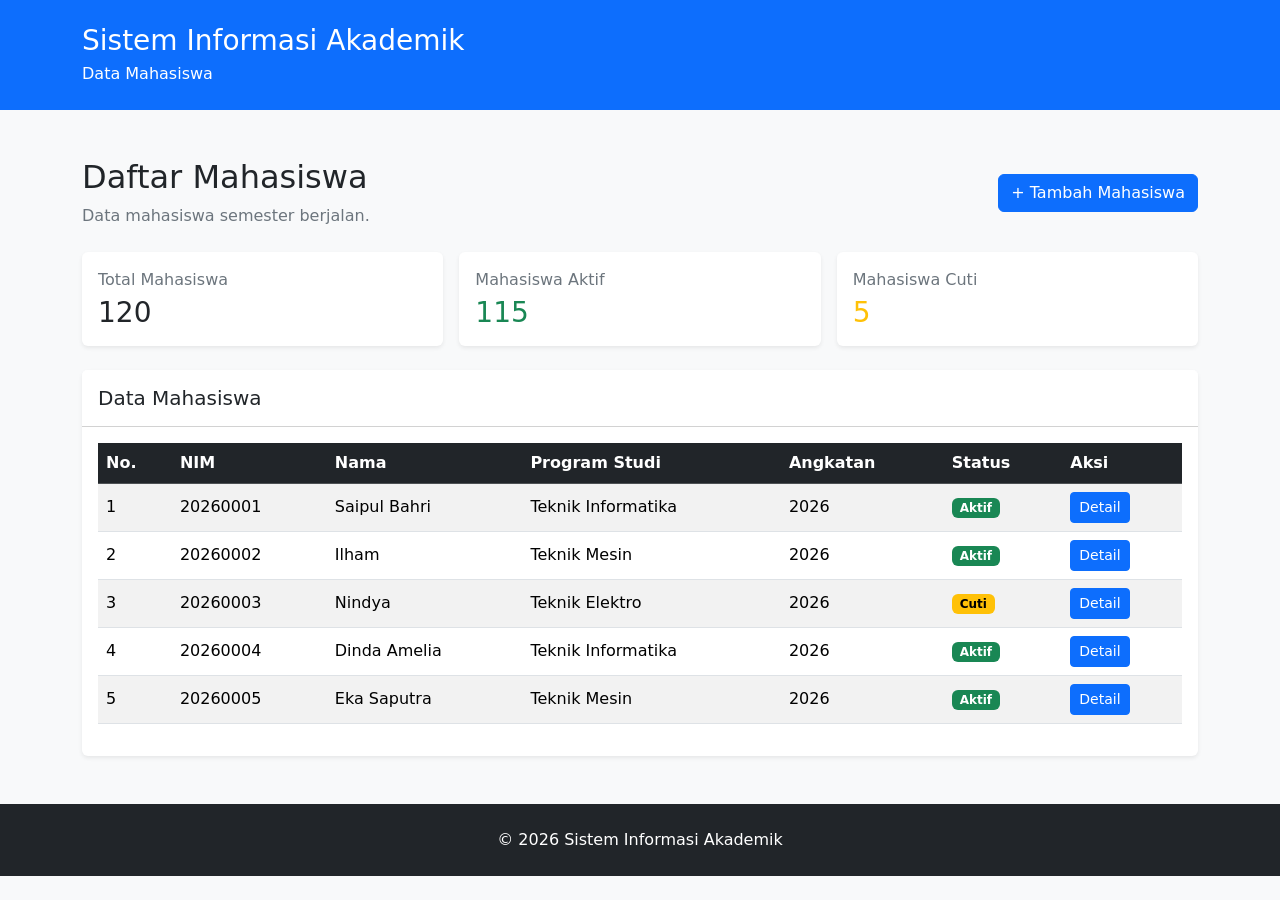
<file: CONTOH 2/index.html>
<!DOCTYPE html>
<html lang="id">
<head>
    <meta charset="UTF-8">
    <meta name="viewport" content="width=device-width, initial-scale=1.0">

    <title>Data Mahasiswa Bootstrap</title>

    <!-- Bootstrap 5.3.8 -->
    <link href="https://cdn.jsdelivr.net/npm/bootstrap@5.3.8/dist/css/bootstrap.min.css" rel="stylesheet">

    <!-- CSS sendiri -->
    <link rel="stylesheet" href="style.css">
</head>

<body class="bg-light">

    <!-- HEADER -->
    <header class="bg-primary text-white py-4">
        <div class="container">
            <h1 class="h3 mb-1">
                Sistem Informasi Akademik
            </h1>
            <p class="mb-0">
                Data Mahasiswa
            </p>
        </div>
    </header>

    <!-- MAIN CONTENT -->
    <main class="container my-5">

        <!-- Judul dan tombol -->
        <div class="row align-items-center mb-4">
            <div class="col-12 col-md-8">
                <h2>
                    Daftar Mahasiswa
                </h2>

                <p class="text-secondary mb-md-0">
                    Data mahasiswa semester berjalan.
                </p>
            </div>

            <div class="col-12 col-md-4 text-md-end mt-3 mt-md-0">
                <button class="btn btn-primary">
                    + Tambah Mahasiswa
                </button>
            </div>
        </div>

        <!-- INFORMASI RINGKAS -->
        <div class="row g-3 mb-4">

            <div class="col-12 col-md-4">
                <div class="card shadow-sm">
                    <div class="card-body">
                        <p class="text-secondary mb-1">
                            Total Mahasiswa
                        </p>

                        <h3 class="mb-0">
                            120
                        </h3>
                    </div>
                </div>
            </div>

            <div class="col-12 col-md-4">
                <div class="card shadow-sm">
                    <div class="card-body">
                        <p class="text-secondary mb-1">
                            Mahasiswa Aktif
                        </p>

                        <h3 class="mb-0 text-success">
                            115
                        </h3>
                    </div>
                </div>
            </div>

            <div class="col-12 col-md-4">
                <div class="card shadow-sm">
                    <div class="card-body">
                        <p class="text-secondary mb-1">
                            Mahasiswa Cuti
                        </p>

                        <h3 class="mb-0 text-warning">
                            5
                        </h3>
                    </div>
                </div>
            </div>

        </div>

        <!-- TABEL -->
        <div class="card shadow-sm">

            <div class="card-header bg-white py-3">
                <h3 class="h5 mb-0">
                    Data Mahasiswa
                </h3>
            </div>

            <div class="card-body">

                <!-- Tabel responsive -->
                <div class="table-responsive">

                    <table class="table table-striped table-hover align-middle">

                        <thead class="table-dark">
                            <tr>
                                <th>No.</th>
                                <th>NIM</th>
                                <th>Nama</th>
                                <th>Program Studi</th>
                                <th>Angkatan</th>
                                <th>Status</th>
                                <th>Aksi</th>
                            </tr>
                        </thead>

                        <tbody>

                            <tr>
                                <td>1</td>
                                <td>20260001</td>
                                <td>Saipul Bahri</td>
                                <td>Teknik Informatika</td>
                                <td>2026</td>
                                <td>
                                    <span class="badge text-bg-success">
                                        Aktif
                                    </span>
                                </td>
                                <td>
                                    <button class="btn btn-sm btn-primary">
                                        Detail
                                    </button>
                                </td>
                            </tr>

                            <tr>
                                <td>2</td>
                                <td>20260002</td>
                                <td>Ilham</td>
                                <td>Teknik Mesin</td>
                                <td>2026</td>
                                <td>
                                    <span class="badge text-bg-success">
                                        Aktif
                                    </span>
                                </td>
                                <td>
                                    <button class="btn btn-sm btn-primary">
                                        Detail
                                    </button>
                                </td>
                            </tr>

                            <tr>
                                <td>3</td>
                                <td>20260003</td>
                                <td>Nindya</td>
                                <td>Teknik Elektro</td>
                                <td>2026</td>
                                <td>
                                    <span class="badge text-bg-warning">
                                        Cuti
                                    </span>
                                </td>
                                <td>
                                    <button class="btn btn-sm btn-primary">
                                        Detail
                                    </button>
                                </td>
                            </tr>

                            <tr>
                                <td>4</td>
                                <td>20260004</td>
                                <td>Dinda Amelia</td>
                                <td>Teknik Informatika</td>
                                <td>2026</td>
                                <td>
                                    <span class="badge text-bg-success">
                                        Aktif
                                    </span>
                                </td>
                                <td>
                                    <button class="btn btn-sm btn-primary">
                                        Detail
                                    </button>
                                </td>
                            </tr>

                            <tr>
                                <td>5</td>
                                <td>20260005</td>
                                <td>Eka Saputra</td>
                                <td>Teknik Mesin</td>
                                <td>2026</td>
                                <td>
                                    <span class="badge text-bg-success">
                                        Aktif
                                    </span>
                                </td>
                                <td>
                                    <button class="btn btn-sm btn-primary">
                                        Detail
                                    </button>
                                </td>
                            </tr>

                        </tbody>

                    </table>

                </div>
            </div>
        </div>

    </main>

    <!-- FOOTER -->
    <footer class="bg-dark text-white text-center py-4">
        <div class="container">
            <p class="mb-0">
                &copy; 2026 Sistem Informasi Akademik
            </p>
        </div>
    </footer>

    <!-- Bootstrap JS -->
    <script src="https://cdn.jsdelivr.net/npm/bootstrap@5.3.8/dist/js/bootstrap.bundle.min.js"></script>

</body>
</html>
</file>
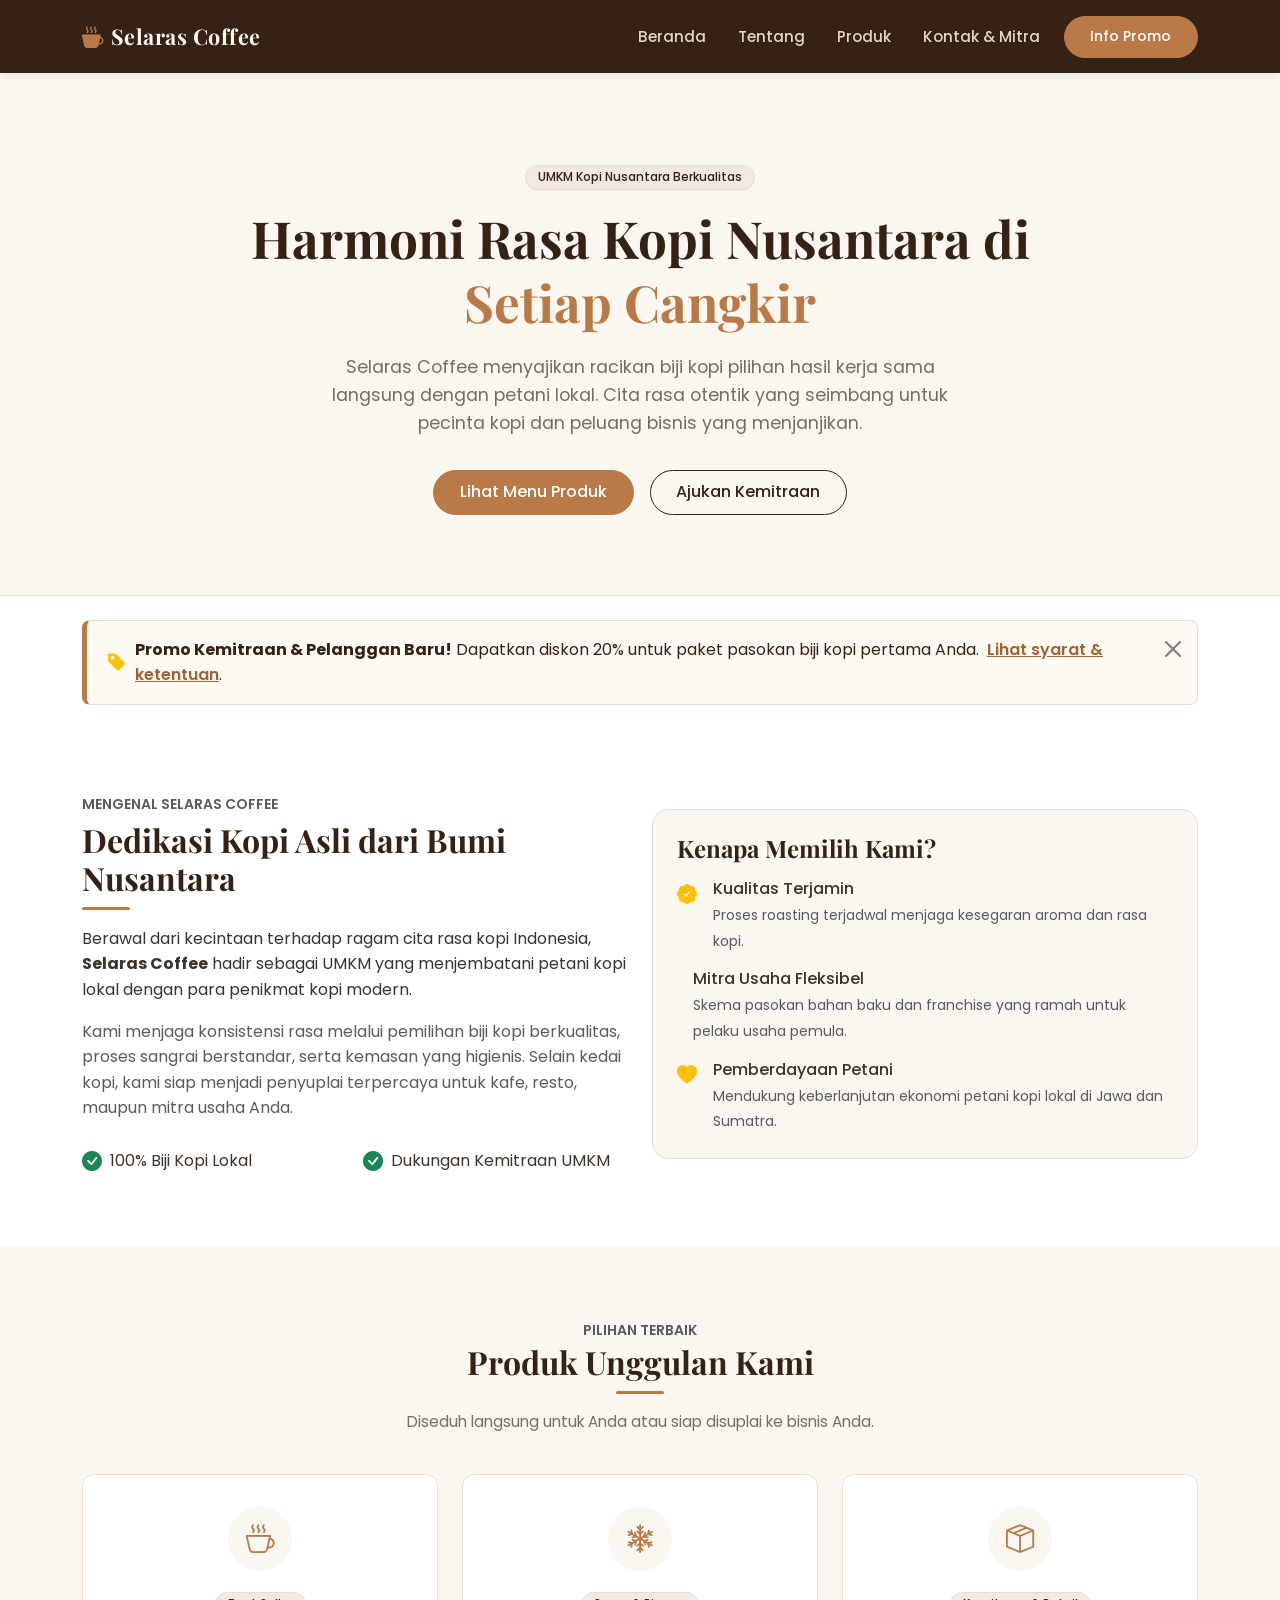
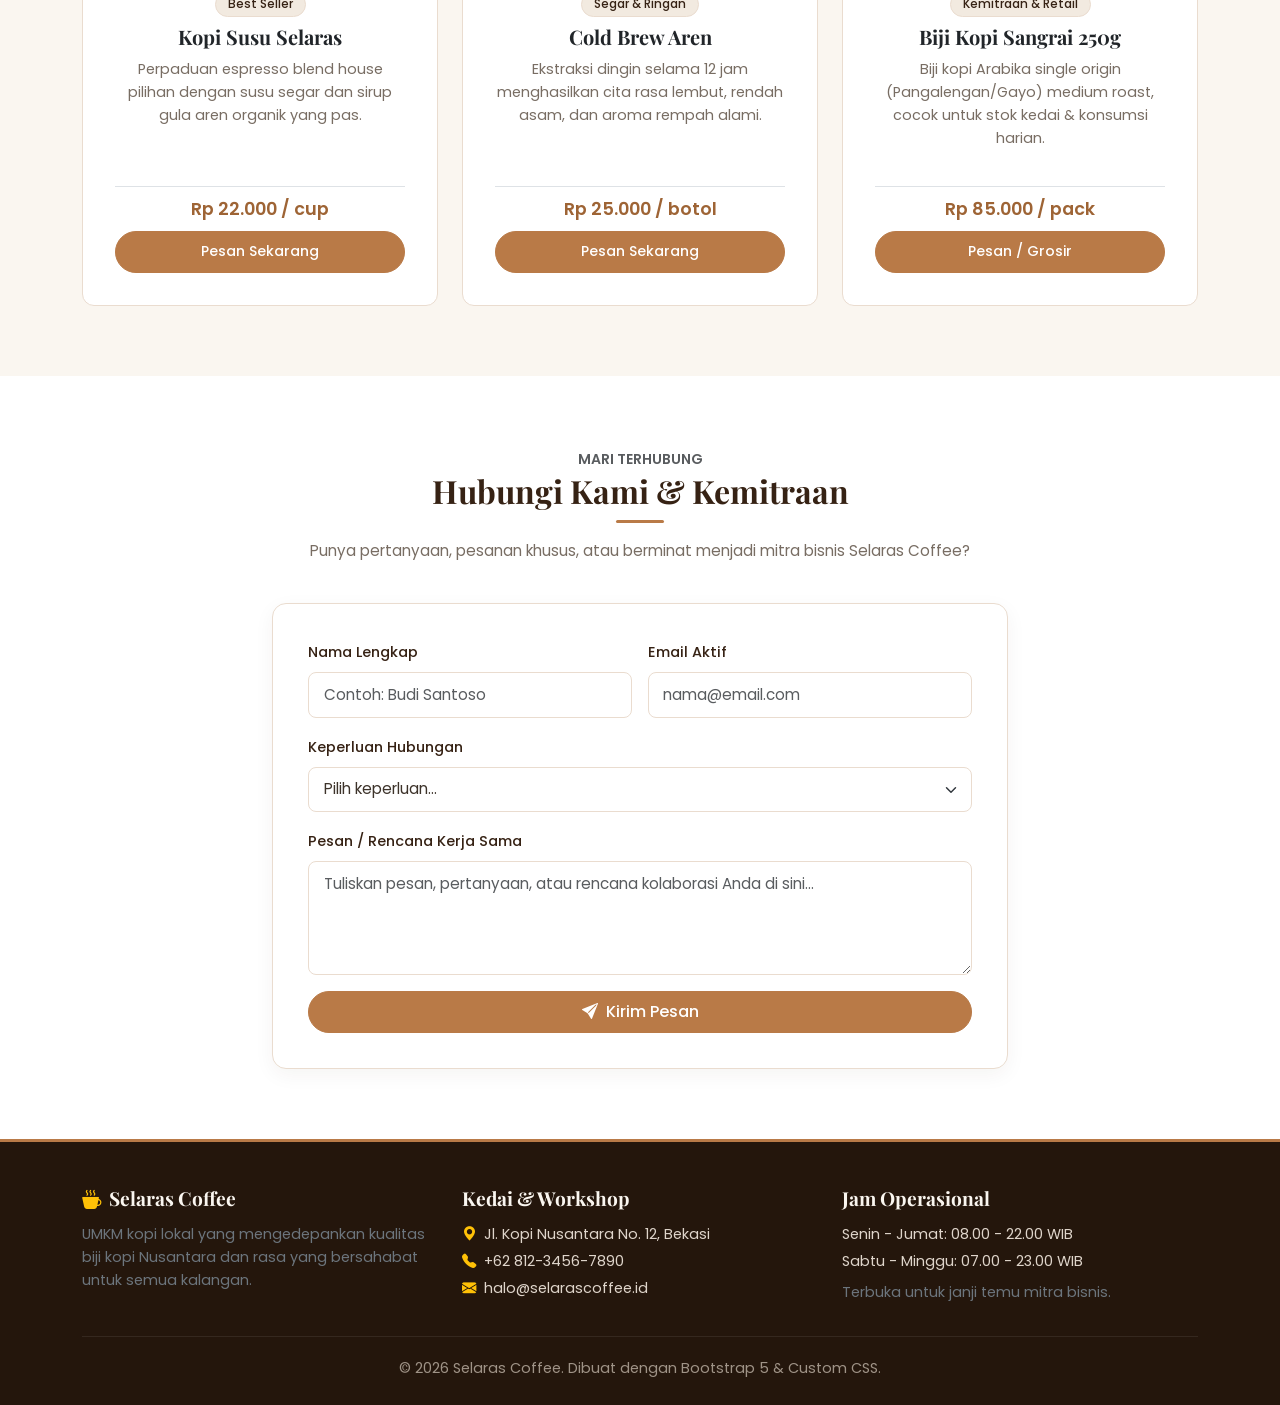
<file: TUGAS/TUGAS 2/index.html>
<!DOCTYPE html>
<html lang="id">
<head>
  <meta charset="UTF-8">
  <meta name="viewport" content="width=device-width, initial-scale=1.0">
  <title>Selaras Coffee - UMKM Kopi Lokal & Kemitraan</title>

  <!-- Bootstrap 5 CSS -->
  <link href="https://cdn.jsdelivr.net/npm/bootstrap@5.3.3/dist/css/bootstrap.min.css" rel="stylesheet">
  <!-- Bootstrap Icons -->
  <link href="https://cdn.jsdelivr.net/npm/bootstrap-icons@1.11.3/font/bootstrap-icons.min.css" rel="stylesheet">
  <!-- Google Fonts: Playfair Display & Poppins -->
  <link rel="preconnect" href="https://fonts.googleapis.com">
  <link rel="preconnect" href="https://fonts.gstatic.com" crossorigin>
  <link href="https://fonts.googleapis.com/css2?family=Playfair+Display:wght@600;700&family=Poppins:wght@400;500;600&display=swap" rel="stylesheet">

  <!-- Custom CSS Eksternal -->
  <link rel="stylesheet" href="style.css">
</head>
<body>

  <!-- =======================================================================
       1. NAVBAR RESPONSIF
       ======================================================================= -->
  <nav class="navbar navbar-expand-lg navbar-dark sticky-top navbar-selaras">
    <div class="container">
      <a class="navbar-brand d-flex align-items-center" href="#beranda">
        <i class="bi bi-cup-hot-fill"></i>
        <span>Selaras Coffee</span>
      </a>
      <button class="navbar-toggler border-0" type="button" data-bs-toggle="collapse" data-bs-target="#navbarSelarasMenu" aria-controls="navbarSelarasMenu" aria-expanded="false" aria-label="Toggle navigation">
        <span class="navbar-toggler-icon"></span>
      </button>

      <div class="collapse navbar-collapse" id="navbarSelarasMenu">
        <ul class="navbar-nav ms-auto mb-2 mb-lg-0 align-items-lg-center">
          <li class="nav-item">
            <a class="nav-link" href="#beranda">Beranda</a>
          </li>
          <li class="nav-item">
            <a class="nav-link" href="#tentang">Tentang</a>
          </li>
          <li class="nav-item">
            <a class="nav-link" href="#produk">Produk</a>
          </li>
          <li class="nav-item">
            <a class="nav-link" href="#kontak">Kontak & Mitra</a>
          </li>
          <li class="nav-item ms-lg-2 mt-2 mt-lg-0">
            <button type="button" class="btn btn-selaras btn-sm" data-bs-toggle="modal" data-bs-target="#promoModal">
              Info Promo
            </button>
          </li>
        </ul>
      </div>
    </div>
  </nav>

  <!-- =======================================================================
       2. HERO SECTION
       ======================================================================= -->
  <header class="hero-section text-center" id="beranda">
    <div class="container">
      <div class="row justify-content-center">
        <div class="col-lg-9">
          <span class="badge badge-selaras mb-3">UMKM Kopi Nusantara Berkualitas</span>
          <h1 class="hero-title">
            Harmoni Rasa Kopi Nusantara di <span>Setiap Cangkir</span>
          </h1>
          <p class="hero-subtitle">
            Selaras Coffee menyajikan racikan biji kopi pilihan hasil kerja sama langsung dengan petani lokal. Cita rasa otentik yang seimbang untuk pecinta kopi dan peluang bisnis yang menjanjikan.
          </p>
          <div class="d-flex flex-wrap justify-content-center gap-3">
            <a href="#produk" class="btn btn-selaras">Lihat Menu Produk</a>
            <a href="#kontak" class="btn btn-selaras-outline">Ajukan Kemitraan</a>
          </div>
        </div>
      </div>
    </div>
  </header>

  <!-- =======================================================================
       4. ALERT (NOTIFIKASI PROMO)
       ======================================================================= -->
  <div class="container mt-4">
    <div class="alert alert-selaras alert-dismissible fade show d-flex align-items-center justify-content-between flex-wrap gap-2" role="alert">
      <div class="d-flex align-items-center">
        <i class="bi bi-tag-fill me-2 fs-5 text-warning"></i>
        <div>
          <strong>Promo Kemitraan & Pelanggan Baru!</strong> Dapatkan diskon 20% untuk paket pasokan biji kopi pertama Anda.
          <a href="#promoModal" class="alert-link ms-1" data-bs-toggle="modal" data-bs-target="#promoModal">Lihat syarat & ketentuan</a>.
        </div>
      </div>
      <button type="button" class="btn-close" data-bs-dismiss="alert" aria-label="Tutup"></button>
    </div>
  </div>

  <main>
    <!-- =====================================================================
         TENTANG KAMI (RINGKASAN UMKM)
         ===================================================================== -->
    <section class="section-padding" id="tentang">
      <div class="container">
        <div class="row align-items-center g-4">
          <div class="col-lg-6">
            <span class="text-uppercase fw-semibold text-muted small">Mengenal Selaras Coffee</span>
            <h2 class="section-title mt-1">Dedikasi Kopi Asli dari Bumi Nusantara</h2>
            <div class="section-divider ms-0"></div>
            <p>
              Berawal dari kecintaan terhadap ragam cita rasa kopi Indonesia, <strong>Selaras Coffee</strong> hadir sebagai UMKM yang menjembatani petani kopi lokal dengan para penikmat kopi modern.
            </p>
            <p class="text-muted">
              Kami menjaga konsistensi rasa melalui pemilihan biji kopi berkualitas, proses sangrai berstandar, serta kemasan yang higienis. Selain kedai kopi, kami siap menjadi penyuplai terpercaya untuk kafe, resto, maupun mitra usaha Anda.
            </p>
            <div class="row g-3 pt-2">
              <div class="col-sm-6">
                <div class="d-flex align-items-center">
                  <i class="bi bi-check-circle-fill text-success me-2 fs-5"></i>
                  <span>100% Biji Kopi Lokal</span>
                </div>
              </div>
              <div class="col-sm-6">
                <div class="d-flex align-items-center">
                  <i class="bi bi-check-circle-fill text-success me-2 fs-5"></i>
                  <span>Dukungan Kemitraan UMKM</span>
                </div>
              </div>
            </div>
          </div>
          <div class="col-lg-6">
            <div class="p-4 rounded-4 section-bg-alt border">
              <h4 class="mb-3">Kenapa Memilih Kami?</h4>
              <ul class="list-unstyled mb-0">
                <li class="d-flex mb-3">
                  <i class="bi bi-patch-check-fill text-warning me-3 fs-5"></i>
                  <div>
                    <h6 class="mb-1">Kualitas Terjamin</h6>
                    <small class="text-muted">Proses roasting terjadwal menjaga kesegaran aroma dan rasa kopi.</small>
                  </div>
                </li>
                <li class="d-flex mb-3">
                  <i class="bi bi-handshake-fill text-warning me-3 fs-5"></i>
                  <div>
                    <h6 class="mb-1">Mitra Usaha Fleksibel</h6>
                    <small class="text-muted">Skema pasokan bahan baku dan franchise yang ramah untuk pelaku usaha pemula.</small>
                  </div>
                </li>
                <li class="d-flex">
                  <i class="bi bi-heart-fill text-warning me-3 fs-5"></i>
                  <div>
                    <h6 class="mb-1">Pemberdayaan Petani</h6>
                    <small class="text-muted">Mendukung keberlanjutan ekonomi petani kopi lokal di Jawa dan Sumatra.</small>
                  </div>
                </li>
              </ul>
            </div>
          </div>
        </div>
      </div>
    </section>

    <!-- =====================================================================
         3. CARD PRODUK (MINIMAL 3 CARD)
         ===================================================================== -->
    <section class="section-padding section-bg-alt" id="produk">
      <div class="container">
        <div class="text-center">
          <span class="text-uppercase fw-semibold text-muted small">Pilihan Terbaik</span>
          <h2 class="section-title">Produk Unggulan Kami</h2>
          <div class="section-divider"></div>
          <p class="section-subtitle">Diseduh langsung untuk Anda atau siap disuplai ke bisnis Anda.</p>
        </div>

        <div class="row g-4 justify-content-center">
          <!-- Card 1 -->
          <div class="col-md-6 col-lg-4">
            <div class="card card-produk h-100 text-center p-3">
              <div class="card-body d-flex flex-column">
                <div class="icon-wrap">
                  <i class="bi bi-cup-hot"></i>
                </div>
                <div class="mb-2">
                  <span class="badge badge-selaras">Best Seller</span>
                </div>
                <h5 class="card-title">Kopi Susu Selaras</h5>
                <p class="card-text flex-grow-1">
                  Perpaduan espresso blend house pilihan dengan susu segar dan sirup gula aren organik yang pas.
                </p>
                <div class="pt-2 border-top mt-3">
                  <p class="product-price">Rp 22.000 / cup</p>
                  <a href="#kontak" class="btn btn-sm btn-selaras w-100 mt-2">Pesan Sekarang</a>
                </div>
              </div>
            </div>
          </div>

          <!-- Card 2 -->
          <div class="col-md-6 col-lg-4">
            <div class="card card-produk h-100 text-center p-3">
              <div class="card-body d-flex flex-column">
                <div class="icon-wrap">
                  <i class="bi bi-snow2"></i>
                </div>
                <div class="mb-2">
                  <span class="badge badge-selaras">Segar & Ringan</span>
                </div>
                <h5 class="card-title">Cold Brew Aren</h5>
                <p class="card-text flex-grow-1">
                  Ekstraksi dingin selama 12 jam menghasilkan cita rasa lembut, rendah asam, dan aroma rempah alami.
                </p>
                <div class="pt-2 border-top mt-3">
                  <p class="product-price">Rp 25.000 / botol</p>
                  <a href="#kontak" class="btn btn-sm btn-selaras w-100 mt-2">Pesan Sekarang</a>
                </div>
              </div>
            </div>
          </div>

          <!-- Card 3 -->
          <div class="col-md-6 col-lg-4">
            <div class="card card-produk h-100 text-center p-3">
              <div class="card-body d-flex flex-column">
                <div class="icon-wrap">
                  <i class="bi bi-box-seam"></i>
                </div>
                <div class="mb-2">
                  <span class="badge badge-selaras">Kemitraan & Retail</span>
                </div>
                <h5 class="card-title">Biji Kopi Sangrai 250g</h5>
                <p class="card-text flex-grow-1">
                  Biji kopi Arabika single origin (Pangalengan/Gayo) medium roast, cocok untuk stok kedai & konsumsi harian.
                </p>
                <div class="pt-2 border-top mt-3">
                  <p class="product-price">Rp 85.000 / pack</p>
                  <a href="#kontak" class="btn btn-sm btn-selaras w-100 mt-2">Pesan / Grosir</a>
                </div>
              </div>
            </div>
          </div>
        </div>
      </div>
    </section>

    <!-- =====================================================================
         6. FORM KONTAK (PELANGGAN & MITRA BISNIS)
         ===================================================================== -->
    <section class="section-padding" id="kontak">
      <div class="container">
        <div class="text-center">
          <span class="text-uppercase fw-semibold text-muted small">Mari Terhubung</span>
          <h2 class="section-title">Hubungi Kami & Kemitraan</h2>
          <div class="section-divider"></div>
          <p class="section-subtitle">Punya pertanyaan, pesanan khusus, atau berminat menjadi mitra bisnis Selaras Coffee?</p>
        </div>

        <div class="row justify-content-center">
          <div class="col-lg-8">
            <div class="contact-card">
              <!-- Alert Notifikasi Saat Form Berhasil Terkirim -->
              <div id="formAlertNotification"></div>

              <form id="formKontakSelaras" novalidate>
                <div class="row g-3">
                  <div class="col-md-6">
                    <label for="inputNama" class="form-label">Nama Lengkap</label>
                    <input type="text" class="form-control" id="inputNama" placeholder="Contoh: Budi Santoso" required>
                    <div class="invalid-feedback">Nama lengkap wajib diisi.</div>
                  </div>

                  <div class="col-md-6">
                    <label for="inputEmail" class="form-label">Email Aktif</label>
                    <input type="email" class="form-control" id="inputEmail" placeholder="nama@email.com" required>
                    <div class="invalid-feedback">Harap masukkan alamat email yang valid.</div>
                  </div>

                  <div class="col-12">
                    <label for="selectKategori" class="form-label">Keperluan Hubungan</label>
                    <select class="form-select" id="selectKategori" required>
                      <option value="" selected disabled>Pilih keperluan...</option>
                      <option value="konsumen">Pertanyaan Pesanan / Konsumen</option>
                      <option value="kemitraan">Kemitraan Franchise / Usaha</option>
                      <option value="suplai">Suplai Grosir Biji Kopi untuk Kafe/Resto</option>
                      <option value="lainnya">Lainnya</option>
                    </select>
                    <div class="invalid-feedback">Silakan pilih kategori keperluan.</div>
                  </div>

                  <div class="col-12">
                    <label for="inputPesan" class="form-label">Pesan / Rencana Kerja Sama</label>
                    <textarea class="form-control" id="inputPesan" rows="4" placeholder="Tuliskan pesan, pertanyaan, atau rencana kolaborasi Anda di sini..." required></textarea>
                    <div class="invalid-feedback">Pesan tidak boleh kosong.</div>
                  </div>

                  <div class="col-12 text-end">
                    <button type="submit" class="btn btn-selaras w-100 py-2">
                      <i class="bi bi-send-fill me-1"></i> Kirim Pesan
                    </button>
                  </div>
                </div>
              </form>
            </div>
          </div>
        </div>
      </div>
    </section>
  </main>

  <!-- =======================================================================
       7. FOOTER
       ======================================================================= -->
  <footer class="footer-selaras">
    <div class="container">
      <div class="row g-4">
        <!-- Kolom 1: Brand & Slogan -->
        <div class="col-md-4">
          <h5><i class="bi bi-cup-hot-fill text-warning me-1"></i> Selaras Coffee</h5>
          <p class="text-secondary">
            UMKM kopi lokal yang mengedepankan kualitas biji kopi Nusantara dan rasa yang bersahabat untuk semua kalangan.
          </p>
        </div>

        <!-- Kolom 2: Kontak & Lokasi -->
        <div class="col-md-4">
          <h5>Kedai & Workshop</h5>
          <p class="mb-1"><i class="bi bi-geo-alt-fill text-warning me-2"></i>Jl. Kopi Nusantara No. 12, Bekasi</p>
          <p class="mb-1"><i class="bi bi-telephone-fill text-warning me-2"></i>+62 812-3456-7890</p>
          <p class="mb-1"><i class="bi bi-envelope-fill text-warning me-2"></i>halo@selarascoffee.id</p>
        </div>

        <!-- Kolom 3: Jam Operasional & Mitra -->
        <div class="col-md-4">
          <h5>Jam Operasional</h5>
          <p class="mb-1">Senin - Jumat: 08.00 - 22.00 WIB</p>
          <p class="mb-1">Sabtu - Minggu: 07.00 - 23.00 WIB</p>
          <p class="small text-secondary mt-2">Terbuka untuk janji temu mitra bisnis.</p>
        </div>
      </div>

      <div class="footer-bottom text-center">
        <p class="mb-0">&copy; 2026 Selaras Coffee. Dibuat dengan Bootstrap 5 & Custom CSS.</p>
      </div>
    </div>
  </footer>

  <!-- =======================================================================
       5. MODAL (DETAIL PROMO & INFO KEMITRAAN)
       ======================================================================= -->
  <div class="modal fade" id="promoModal" tabindex="-1" aria-labelledby="promoModalLabel" aria-hidden="true">
    <div class="modal-dialog modal-dialog-centered">
      <div class="modal-content">
        <div class="modal-header">
          <h5 class="modal-title" id="promoModalLabel">
            <i class="bi bi-gift-fill me-2 text-warning"></i>Syarat Promo & Kemitraan
          </h5>
          <button type="button" class="btn-close" data-bs-dismiss="modal" aria-label="Tutup"></button>
        </div>
        <div class="modal-body">
          <h6 class="fw-bold mb-2">1. Promo Pelanggan Baru</h6>
          <ul class="mb-3 ps-3">
            <li>Diskon 20% berlaku untuk pembelian minimal 2 pack biji kopi 250g.</li>
            <li>Berlaku untuk pemesanan online maupun langsung di kedai.</li>
            <li>Periode promo berlaku hingga akhir bulan berjalan.</li>
          </ul>

          <h6 class="fw-bold mb-2">2. Peluang Mitra Bisnis & Grosir</h6>
          <ul class="mb-0 ps-3">
            <li>Harga khusus suplai rutin untuk pemilik kafe, resto, dan kantor.</li>
            <li>Free sample biji kopi untuk calon mitra bisnis.</li>
            <li>Konsultasi gratis kalibrasi espresso dan menu minuman.</li>
          </ul>
        </div>
        <div class="modal-footer">
          <button type="button" class="btn btn-secondary btn-sm" data-bs-dismiss="modal">Tutup</button>
          <a href="#kontak" class="btn btn-selaras btn-sm" data-bs-dismiss="modal">Hubungi Kami</a>
        </div>
      </div>
    </div>
  </div>

  <!-- Bootstrap 5 Bundle JS -->
  <script src="https://cdn.jsdelivr.net/npm/bootstrap@5.3.3/dist/js/bootstrap.bundle.min.js"></script>

  <!-- JavaScript Interaktif Form Kontak -->
  <script>
    const formKontak = document.getElementById('formKontakSelaras');
    const formAlertNotification = document.getElementById('formAlertNotification');

    formKontak.addEventListener('submit', function (event) {
      event.preventDefault();
      event.stopPropagation();

      if (!formKontak.checkValidity()) {
        formKontak.classList.add('was-validated');
      } else {
        formAlertNotification.innerHTML = `
          <div class="alert alert-success alert-dismissible fade show" role="alert">
            <i class="bi bi-check-circle-fill me-2"></i>
            <strong>Terima kasih!</strong> Pesan Anda telah terkirim. Tim Selaras Coffee akan segera menghubungi Anda.
            <button type="button" class="btn-close" data-bs-dismiss="alert" aria-label="Close"></button>
          </div>
        `;
        formKontak.reset();
        formKontak.classList.remove('was-validated');
      }
    });
  </script>
</body>
</html>
</file>
<file: CONTOH 2/style.css>
body {
    min-height: 100vh;
}

.card {
    border: 0;
}

table th {
    white-space: nowrap;
}

table td {
    white-space: nowrap;
}
</file>
<file: TUGAS/TUGAS 2/style.css>
/* ==========================================================================
   SELARAS COFFEE - Custom External CSS
   Tema: Minimalis, Hangat, & Elegan (Identitas Brand Kopi Lokal)
   Palet Warna:
   - Espresso: #362214
   - Warm Cream: #faf6f0
   - Caramel / Terracotta: #b97a47
   - Soft Border: #eadccf
   ========================================================================== */

/* Variabel Warna & Properti */
:root {
  --color-espresso: #362214;
  --color-espresso-dark: #24160c;
  --color-cream: #faf6f0;
  --color-cream-subtle: #f2eae0;
  --color-caramel: #b97a47;
  --color-caramel-hover: #9e6435;
  --color-text-body: #3d332a;
  --color-text-muted: #786d63;
  --color-border: #eadccf;
}

/* Base Styling & Scroll */
html {
  scroll-behavior: smooth;
}

body {
  font-family: 'Poppins', sans-serif;
  color: var(--color-text-body);
  background-color: #ffffff;
  line-height: 1.6;
}

/* Offset scroll agar tidak tertutup sticky navbar */
section[id],
header[id] {
  scroll-margin-top: 76px;
}

/* Heading Typography */
h1, h2, h3, h4, h5, .navbar-brand {
  font-family: 'Playfair Display', serif;
  color: var(--color-espresso);
  font-weight: 700;
}

/* ==========================================================================
   1. NAVBAR
   ========================================================================== */
.navbar-selaras {
  background-color: var(--color-espresso);
  padding-top: 0.9rem;
  padding-bottom: 0.9rem;
  box-shadow: 0 2px 10px rgba(0, 0, 0, 0.08);
}

.navbar-selaras .navbar-brand {
  color: var(--color-cream);
  font-size: 1.35rem;
  letter-spacing: 0.5px;
}

.navbar-selaras .navbar-brand i {
  color: var(--color-caramel);
  margin-right: 6px;
}

.navbar-selaras .nav-link {
  color: #dfd5cb !important;
  font-size: 0.95rem;
  font-weight: 500;
  padding-left: 1rem !important;
  padding-right: 1rem !important;
  transition: color 0.2s ease;
}

.navbar-selaras .nav-link:hover,
.navbar-selaras .nav-link:focus {
  color: var(--color-caramel) !important;
}

/* ==========================================================================
   TOMBOL (BUTTONS)
   ========================================================================== */
.btn-selaras {
  background-color: var(--color-caramel);
  border-color: var(--color-caramel);
  color: #ffffff;
  font-weight: 500;
  border-radius: 50px;
  padding: 0.6rem 1.6rem;
  transition: all 0.2s ease;
}

.btn-selaras:hover,
.btn-selaras:focus {
  background-color: var(--color-caramel-hover);
  border-color: var(--color-caramel-hover);
  color: #ffffff;
}

.btn-selaras-outline {
  background-color: transparent;
  border: 1.5px solid var(--color-espresso);
  color: var(--color-espresso);
  font-weight: 500;
  border-radius: 50px;
  padding: 0.6rem 1.6rem;
  transition: all 0.2s ease;
}

.btn-selaras-outline:hover {
  background-color: var(--color-espresso);
  color: var(--color-cream);
}

/* ==========================================================================
   2. HERO SECTION
   ========================================================================== */
.hero-section {
  background-color: var(--color-cream);
  padding: 90px 0 80px;
  border-bottom: 1px solid var(--color-border);
}

.hero-title {
  font-size: clamp(2rem, 4.5vw, 3.2rem);
  line-height: 1.25;
  margin-bottom: 1.2rem;
}

.hero-title span {
  color: var(--color-caramel);
}

.hero-subtitle {
  color: var(--color-text-muted);
  font-size: 1.1rem;
  max-width: 650px;
  margin: 0 auto 2rem;
}

/* ==========================================================================
   SECTION TITLE
   ========================================================================== */
.section-padding {
  padding: 70px 0;
}

.section-bg-alt {
  background-color: var(--color-cream);
}

.section-title {
  font-size: 2rem;
  margin-bottom: 0.5rem;
}

.section-divider {
  width: 48px;
  height: 3px;
  background-color: var(--color-caramel);
  margin: 0.6rem auto 1rem;
  border-radius: 2px;
}

.section-subtitle {
  color: var(--color-text-muted);
  font-size: 0.95rem;
  margin-bottom: 2.5rem;
}

/* ==========================================================================
   4. ALERT (NOTIFIKASI PROMO)
   ========================================================================== */
.alert-selaras {
  background-color: #fff9f3;
  color: var(--color-espresso);
  border: 1px solid var(--color-border);
  border-left: 5px solid var(--color-caramel);
  border-radius: 8px;
  padding: 1rem 1.25rem;
}

.alert-selaras .alert-link {
  color: var(--color-caramel-hover);
  font-weight: 600;
  text-decoration: underline;
  cursor: pointer;
}

/* ==========================================================================
   3. CARD PRODUK
   ========================================================================== */
.card-produk {
  background-color: #ffffff;
  border: 1px solid var(--color-border);
  border-radius: 12px;
  transition: transform 0.2s ease, box-shadow 0.2s ease;
}

.card-produk:hover {
  transform: translateY(-4px);
  box-shadow: 0 10px 24px rgba(54, 34, 20, 0.08);
}

.card-produk .icon-wrap {
  width: 64px;
  height: 64px;
  line-height: 64px;
  border-radius: 50%;
  background-color: var(--color-cream);
  color: var(--color-caramel);
  font-size: 1.8rem;
  margin: 0 auto 1.2rem;
  display: flex;
  align-items: center;
  justify-content: center;
}

.card-produk .card-title {
  font-size: 1.25rem;
  margin-bottom: 0.6rem;
}

.card-produk .card-text {
  color: var(--color-text-muted);
  font-size: 0.9rem;
  margin-bottom: 1.2rem;
}

.card-produk .product-price {
  font-weight: 600;
  font-size: 1.1rem;
  color: var(--color-caramel-hover);
  margin-bottom: 0;
}

.badge-selaras {
  background-color: var(--color-cream-subtle);
  color: var(--color-espresso);
  font-family: 'Poppins', sans-serif;
  font-size: 0.75rem;
  font-weight: 500;
  padding: 0.35rem 0.75rem;
  border-radius: 50px;
  border: 1px solid var(--color-border);
}

/* ==========================================================================
   6. FORM KONTAK
   ========================================================================== */
.contact-card {
  background-color: #ffffff;
  border: 1px solid var(--color-border);
  border-radius: 14px;
  padding: 2.2rem;
  box-shadow: 0 6px 20px rgba(54, 34, 20, 0.05);
}

.form-label {
  font-size: 0.9rem;
  font-weight: 500;
  color: var(--color-espresso);
}

.form-control,
.form-select {
  border: 1px solid var(--color-border);
  border-radius: 8px;
  padding: 0.65rem 0.9rem;
  font-size: 0.95rem;
  color: var(--color-text-body);
}

.form-control:focus,
.form-select:focus {
  border-color: var(--color-caramel);
  box-shadow: 0 0 0 0.2rem rgba(185, 122, 71, 0.2);
}

/* ==========================================================================
   5. MODAL
   ========================================================================== */
.modal-content {
  border-radius: 12px;
  border: 1px solid var(--color-border);
  overflow: hidden;
}

.modal-header {
  background-color: var(--color-espresso);
  color: var(--color-cream);
  border-bottom: none;
  padding: 1.1rem 1.5rem;
}

.modal-header .modal-title {
  color: var(--color-cream);
  font-size: 1.25rem;
}

.modal-header .btn-close {
  filter: invert(1);
  opacity: 0.8;
}

.modal-body {
  padding: 1.5rem;
  font-size: 0.95rem;
  color: var(--color-text-body);
}

.modal-footer {
  border-top: 1px solid var(--color-border);
  padding: 0.9rem 1.5rem;
}

/* ==========================================================================
   7. FOOTER
   ========================================================================== */
.footer-selaras {
  background-color: var(--color-espresso-dark);
  color: #dfd5cb;
  padding: 45px 0 25px;
  border-top: 3px solid var(--color-caramel);
}

.footer-selaras h5 {
  color: var(--color-cream);
  font-size: 1.2rem;
  margin-bottom: 0.8rem;
}

.footer-selaras p {
  font-size: 0.9rem;
  margin-bottom: 0.4rem;
}

.footer-selaras a {
  color: #dfd5cb;
  text-decoration: none;
  transition: color 0.2s ease;
}

.footer-selaras a:hover {
  color: var(--color-caramel);
}

.footer-bottom {
  border-top: 1px solid rgba(255, 255, 255, 0.08);
  margin-top: 25px;
  padding-top: 20px;
  font-size: 0.85rem;
  color: #9f9387;
}
</file>
